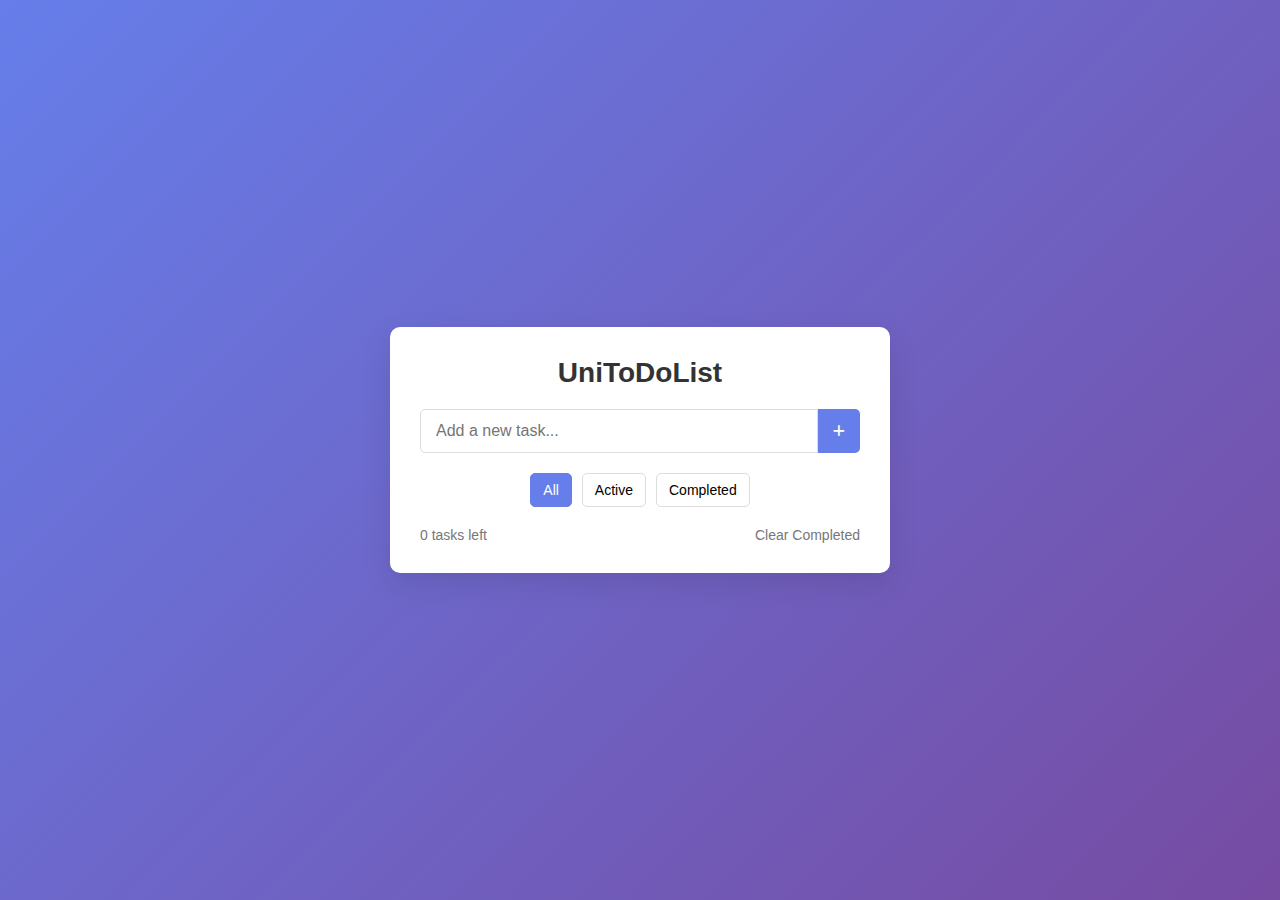
<file: index.html>
<!DOCTYPE html>
<html lang="en">
<head>
    <meta charset="UTF-8">
    <meta name="viewport" content="width=device-width, initial-scale=1.0">
    <title>To-Do List App</title>
    <link rel="stylesheet" href="styles.css">
    <link rel="stylesheet" href="https://cdnjs.cloudflare.com/ajax/libs/font-awesome/6.0.0-beta3/css/all.min.css">
</head>
<body>
    <div class="container">
        <h1>UniToDoList</h1>
        <div class="todo-input">
            <input type="text" id="task-input" placeholder="Add a new task...">
            <button id="add-task-btn"><i class="fas fa-plus"></i></button>
        </div>
        <div class="filters">
            <button class="filter-btn active" data-filter="all">All</button>
            <button class="filter-btn" data-filter="active">Active</button>
            <button class="filter-btn" data-filter="completed">Completed</button>
        </div>
        <ul id="task-list">
            <!-- Tasks will be added here dynamically -->
        </ul>
        <div class="todo-stats">
            <span id="tasks-counter">0 tasks left</span>
            <button id="clear-completed">Clear Completed</button>
        </div>
    </div>
    <script src="script.js"></script>
</body>

</html>
</file>
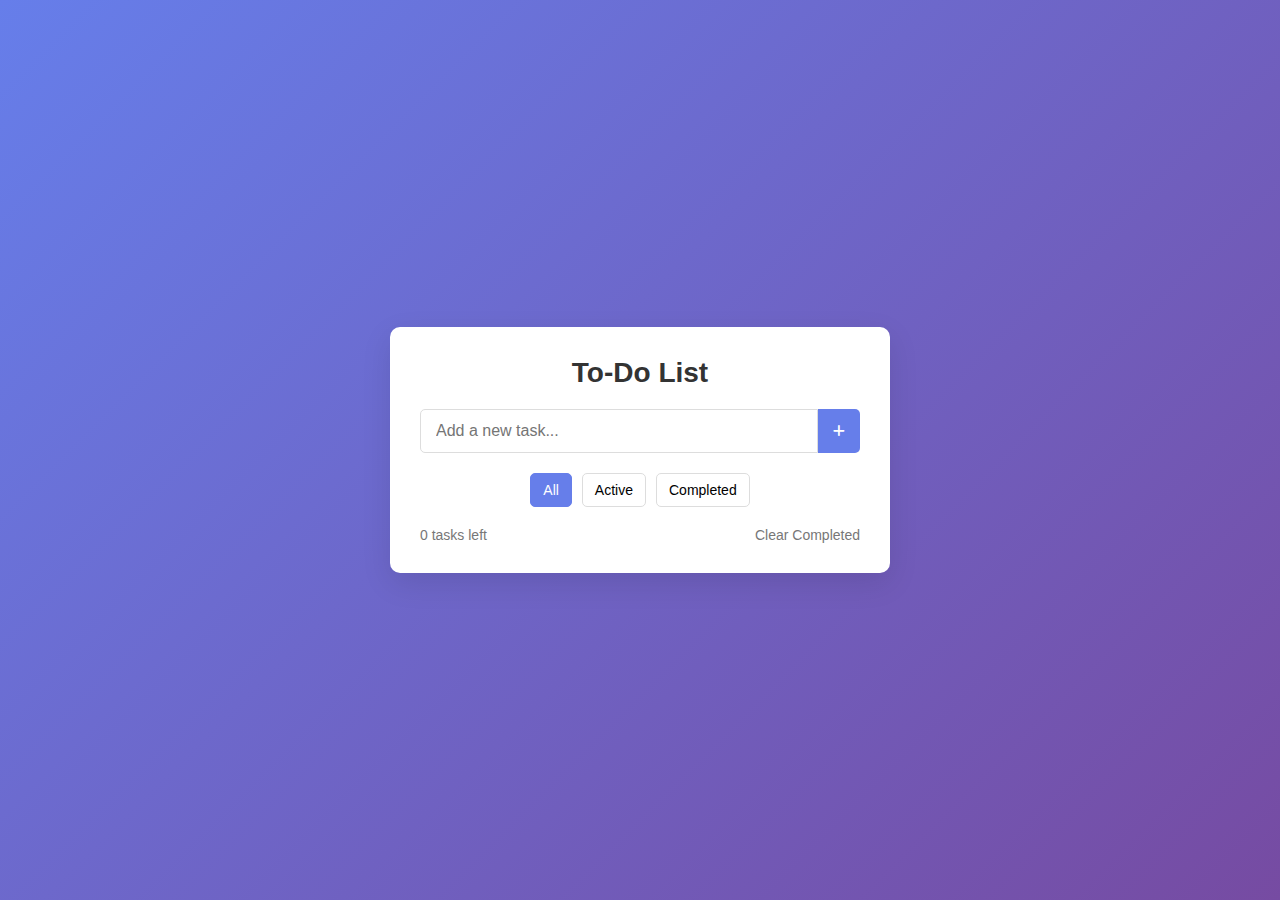
<file: TRAE/index.html>
<!DOCTYPE html>
<html lang="en">
<head>
    <meta charset="UTF-8">
    <meta name="viewport" content="width=device-width, initial-scale=1.0">
    <title>To-Do List App</title>
    <link rel="stylesheet" href="styles.css">
    <link rel="stylesheet" href="https://cdnjs.cloudflare.com/ajax/libs/font-awesome/6.0.0-beta3/css/all.min.css">
</head>
<body>
    <div class="container">
        <h1>To-Do List</h1>
        <div class="todo-input">
            <input type="text" id="task-input" placeholder="Add a new task...">
            <button id="add-task-btn"><i class="fas fa-plus"></i></button>
        </div>
        <div class="filters">
            <button class="filter-btn active" data-filter="all">All</button>
            <button class="filter-btn" data-filter="active">Active</button>
            <button class="filter-btn" data-filter="completed">Completed</button>
        </div>
        <ul id="task-list">
            <!-- Tasks will be added here dynamically -->
        </ul>
        <div class="todo-stats">
            <span id="tasks-counter">0 tasks left</span>
            <button id="clear-completed">Clear Completed</button>
        </div>
    </div>
    <script src="script.js"></script>
</body>
</html>
</file>
<file: styles.css>
* {
    margin: 0;
    padding: 0;
    box-sizing: border-box;
    font-family: 'Arial', sans-serif;
}

body {
    background: linear-gradient(135deg, #667eea 0%, #764ba2 100%);
    min-height: 100vh;
    display: flex;
    justify-content: center;
    align-items: center;
    padding: 20px;
}

.container {
    background-color: white;
    border-radius: 10px;
    box-shadow: 0 10px 30px rgba(0, 0, 0, 0.1);
    width: 100%;
    max-width: 500px;
    padding: 30px;
}

h1 {
    text-align: center;
    color: #333;
    margin-bottom: 20px;
    font-size: 28px;
}

.todo-input {
    display: flex;
    margin-bottom: 20px;
}

#task-input {
    flex: 1;
    padding: 12px 15px;
    border: 1px solid #ddd;
    border-radius: 5px 0 0 5px;
    font-size: 16px;
    outline: none;
    transition: border-color 0.3s;
}

#task-input:focus {
    border-color: #667eea;
}

#add-task-btn {
    background-color: #667eea;
    color: white;
    border: none;
    border-radius: 0 5px 5px 0;
    padding: 0 15px;
    cursor: pointer;
    transition: background-color 0.3s;
}

#add-task-btn:hover {
    background-color: #5a6fd1;
}

.filters {
    display: flex;
    justify-content: center;
    margin-bottom: 20px;
    gap: 10px;
}

.filter-btn {
    background-color: transparent;
    border: 1px solid #ddd;
    border-radius: 5px;
    padding: 8px 12px;
    cursor: pointer;
    transition: all 0.3s;
    font-size: 14px;
}

.filter-btn.active {
    background-color: #667eea;
    color: white;
    border-color: #667eea;
}

#task-list {
    list-style-type: none;
    margin-bottom: 20px;
}

.task-item {
    display: flex;
    align-items: center;
    padding: 12px 0;
    border-bottom: 1px solid #eee;
    animation: fadeIn 0.3s ease;
}

@keyframes fadeIn {
    from { opacity: 0; transform: translateY(10px); }
    to { opacity: 1; transform: translateY(0); }
}

.task-item.completed .task-text {
    text-decoration: line-through;
    color: #aaa;
}

.task-checkbox {
    margin-right: 10px;
    appearance: none;
    width: 20px;
    height: 20px;
    border: 2px solid #ddd;
    border-radius: 50%;
    cursor: pointer;
    position: relative;
    transition: all 0.3s;
}

.task-checkbox:checked {
    background-color: #667eea;
    border-color: #667eea;
}

.task-checkbox:checked::after {
    content: '✓';
    position: absolute;
    color: white;
    font-size: 12px;
    top: 50%;
    left: 50%;
    transform: translate(-50%, -50%);
}

.task-text {
    flex: 1;
    font-size: 16px;
    color: #333;
    transition: all 0.3s;
}

.delete-btn {
    background-color: transparent;
    color: #ff6b6b;
    border: none;
    cursor: pointer;
    font-size: 16px;
    opacity: 0.7;
    transition: opacity 0.3s;
}

.delete-btn:hover {
    opacity: 1;
}

.todo-stats {
    display: flex;
    justify-content: space-between;
    align-items: center;
    font-size: 14px;
    color: #777;
}

#clear-completed {
    background-color: transparent;
    border: none;
    color: #777;
    cursor: pointer;
    transition: color 0.3s;
    font-size: 14px;
}

#clear-completed:hover {
    color: #ff6b6b;
}

@media (max-width: 500px) {
    .container {
        padding: 20px;
    }
    
    h1 {
        font-size: 24px;
    }
    
    #task-input, .task-text {
        font-size: 14px;
    }
    
    .filter-btn {
        padding: 6px 10px;
        font-size: 12px;
    }
}
</file>
<file: TRAE/styles.css>
* {
    margin: 0;
    padding: 0;
    box-sizing: border-box;
    font-family: 'Arial', sans-serif;
}

body {
    background: linear-gradient(135deg, #667eea 0%, #764ba2 100%);
    min-height: 100vh;
    display: flex;
    justify-content: center;
    align-items: center;
    padding: 20px;
}

.container {
    background-color: white;
    border-radius: 10px;
    box-shadow: 0 10px 30px rgba(0, 0, 0, 0.1);
    width: 100%;
    max-width: 500px;
    padding: 30px;
}

h1 {
    text-align: center;
    color: #333;
    margin-bottom: 20px;
    font-size: 28px;
}

.todo-input {
    display: flex;
    margin-bottom: 20px;
}

#task-input {
    flex: 1;
    padding: 12px 15px;
    border: 1px solid #ddd;
    border-radius: 5px 0 0 5px;
    font-size: 16px;
    outline: none;
    transition: border-color 0.3s;
}

#task-input:focus {
    border-color: #667eea;
}

#add-task-btn {
    background-color: #667eea;
    color: white;
    border: none;
    border-radius: 0 5px 5px 0;
    padding: 0 15px;
    cursor: pointer;
    transition: background-color 0.3s;
}

#add-task-btn:hover {
    background-color: #5a6fd1;
}

.filters {
    display: flex;
    justify-content: center;
    margin-bottom: 20px;
    gap: 10px;
}

.filter-btn {
    background-color: transparent;
    border: 1px solid #ddd;
    border-radius: 5px;
    padding: 8px 12px;
    cursor: pointer;
    transition: all 0.3s;
    font-size: 14px;
}

.filter-btn.active {
    background-color: #667eea;
    color: white;
    border-color: #667eea;
}

#task-list {
    list-style-type: none;
    margin-bottom: 20px;
}

.task-item {
    display: flex;
    align-items: center;
    padding: 12px 0;
    border-bottom: 1px solid #eee;
    animation: fadeIn 0.3s ease;
}

@keyframes fadeIn {
    from { opacity: 0; transform: translateY(10px); }
    to { opacity: 1; transform: translateY(0); }
}

.task-item.completed .task-text {
    text-decoration: line-through;
    color: #aaa;
}

.task-checkbox {
    margin-right: 10px;
    appearance: none;
    width: 20px;
    height: 20px;
    border: 2px solid #ddd;
    border-radius: 50%;
    cursor: pointer;
    position: relative;
    transition: all 0.3s;
}

.task-checkbox:checked {
    background-color: #667eea;
    border-color: #667eea;
}

.task-checkbox:checked::after {
    content: '✓';
    position: absolute;
    color: white;
    font-size: 12px;
    top: 50%;
    left: 50%;
    transform: translate(-50%, -50%);
}

.task-text {
    flex: 1;
    font-size: 16px;
    color: #333;
    transition: all 0.3s;
}

.delete-btn {
    background-color: transparent;
    color: #ff6b6b;
    border: none;
    cursor: pointer;
    font-size: 16px;
    opacity: 0.7;
    transition: opacity 0.3s;
}

.delete-btn:hover {
    opacity: 1;
}

.todo-stats {
    display: flex;
    justify-content: space-between;
    align-items: center;
    font-size: 14px;
    color: #777;
}

#clear-completed {
    background-color: transparent;
    border: none;
    color: #777;
    cursor: pointer;
    transition: color 0.3s;
    font-size: 14px;
}

#clear-completed:hover {
    color: #ff6b6b;
}

@media (max-width: 500px) {
    .container {
        padding: 20px;
    }
    
    h1 {
        font-size: 24px;
    }
    
    #task-input, .task-text {
        font-size: 14px;
    }
    
    .filter-btn {
        padding: 6px 10px;
        font-size: 12px;
    }
}
</file>
